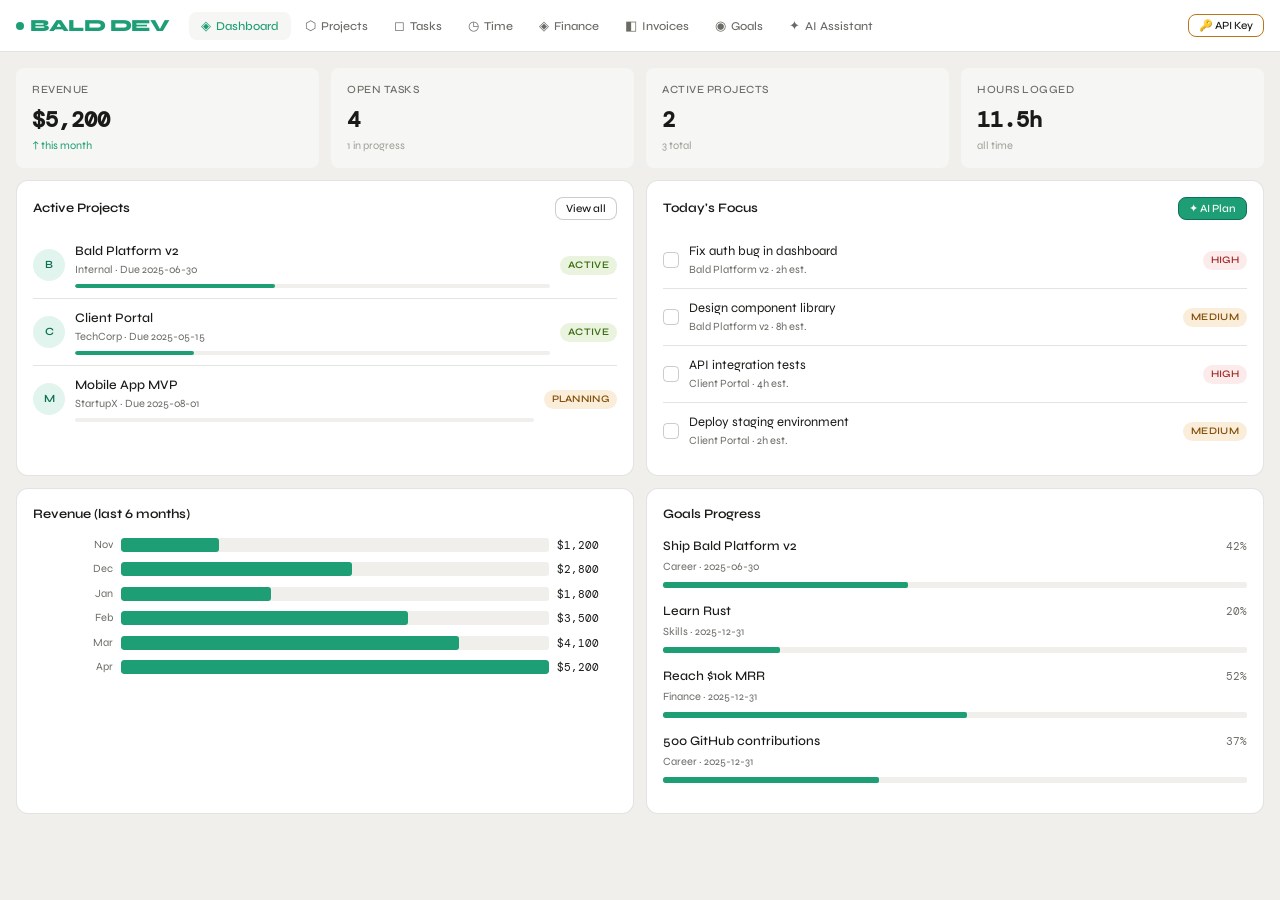
<file: index.html>
<!DOCTYPE html>
<html lang="en">
<head>
  <meta charset="UTF-8">
  <meta name="viewport" content="width=device-width, initial-scale=1.0">
  <title>Bald Dev CRM</title>
  <link rel="preconnect" href="https://fonts.googleapis.com">
  <link rel="preconnect" href="https://fonts.gstatic.com" crossorigin>
  <link href="https://fonts.googleapis.com/css2?family=DM+Mono:ital,wght@0,300;0,400;0,500;1,400&family=Syne:wght@400;500;600;700;800&display=swap" rel="stylesheet">
  <style>
/* ============================================================
   BALD DEV CRM — styles.css
   ============================================================ */

@import url('https://fonts.googleapis.com/css2?family=DM+Mono:ital,wght@0,300;0,400;0,500;1,400&family=Syne:wght@400;500;600;700;800&display=swap');

*, *::before, *::after { box-sizing: border-box; margin: 0; padding: 0; }

:root {
  --bg:    #ffffff;
  --bg2:   #f6f6f4;
  --bg3:   #f0efec;
  --t1:    #1a1a18;
  --t2:    #6b6b66;
  --t3:    #9e9e98;
  --bd:    rgba(26,26,24,0.12);
  --bd2:   rgba(26,26,24,0.22);
  --acc:   #1D9E75;
  --acc2:  #0F6E56;
  --warn:  #BA7517;
  --danger:#A32D2D;
  --info:  #185FA5;
  --r:     8px;
  --rl:    12px;
}

@media (prefers-color-scheme: dark) {
  :root {
    --bg:   #1c1c1a;
    --bg2:  #242422;
    --bg3:  #2c2c2a;
    --t1:   #f0efe8;
    --t2:   #9e9d96;
    --t3:   #666660;
    --bd:   rgba(240,239,232,0.1);
    --bd2:  rgba(240,239,232,0.2);
  }
}

html, body {
  height: 100%;
  font-family: 'Syne', sans-serif;
  background: var(--bg3);
  color: var(--t1);
  font-size: 14px;
  line-height: 1.5;
}

/* ── Layout ── */
#crm-root {
  display: flex;
  flex-direction: column;
  min-height: 100vh;
  position: relative;
}

.topbar {
  background: var(--bg);
  border-bottom: 0.5px solid var(--bd);
  display: flex;
  align-items: center;
  gap: 0;
  padding: 0 16px;
  height: 52px;
  flex-shrink: 0;
  position: sticky;
  top: 0;
  z-index: 50;
}

.logo {
  font-family: 'Syne', sans-serif;
  font-weight: 800;
  font-size: 17px;
  letter-spacing: -0.5px;
  color: var(--acc);
  margin-right: 20px;
  display: flex;
  align-items: center;
  gap: 6px;
  flex-shrink: 0;
}
.logo-dot { width: 8px; height: 8px; background: var(--acc); border-radius: 50%; }

.nav-tabs { display: flex; gap: 2px; flex: 1; overflow-x: auto; scrollbar-width: none; }
.nav-tabs::-webkit-scrollbar { display: none; }

.nav-tab {
  font-family: 'Syne', sans-serif;
  font-size: 12px;
  font-weight: 500;
  padding: 6px 12px;
  border: none;
  background: transparent;
  color: var(--t2);
  cursor: pointer;
  border-radius: var(--r);
  white-space: nowrap;
  transition: all 0.15s;
  display: flex;
  align-items: center;
  gap: 5px;
}
.nav-tab:hover { background: var(--bg2); color: var(--t1); }
.nav-tab.active { background: var(--bg2); color: var(--acc); }
.nav-tab .icon { font-size: 13px; }

.content {
  flex: 1;
  padding: 16px;
  max-width: 1400px;
  width: 100%;
  margin: 0 auto;
}

/* ── Panels ── */
.panel { display: none; }
.panel.active { display: block; }

/* ── Grid ── */
.grid-2 { display: grid; grid-template-columns: repeat(2, minmax(0,1fr)); gap: 12px; margin-bottom: 12px; }
.grid-3 { display: grid; grid-template-columns: repeat(3, minmax(0,1fr)); gap: 12px; margin-bottom: 12px; }
.grid-4 { display: grid; grid-template-columns: repeat(4, minmax(0,1fr)); gap: 12px; margin-bottom: 12px; }

@media (max-width: 768px) {
  .grid-4 { grid-template-columns: repeat(2, minmax(0,1fr)); }
  .grid-3 { grid-template-columns: repeat(2, minmax(0,1fr)); }
  .grid-2 { grid-template-columns: 1fr; }
}
@media (max-width: 480px) {
  .grid-4 { grid-template-columns: 1fr 1fr; }
  .grid-3 { grid-template-columns: 1fr 1fr; }
}

/* ── Cards ── */
.card {
  background: var(--bg);
  border: 0.5px solid var(--bd);
  border-radius: var(--rl);
  padding: 16px;
}
.card-sm { padding: 12px 14px; }

/* ── Metric Cards ── */
.metric-card {
  background: var(--bg2);
  border-radius: var(--r);
  padding: 14px 16px;
}
.metric-label { font-size: 11px; color: var(--t2); font-weight: 500; text-transform: uppercase; letter-spacing: 0.5px; margin-bottom: 4px; }
.metric-val { font-size: 22px; font-weight: 700; font-family: 'DM Mono', monospace; color: var(--t1); }
.metric-sub { font-size: 11px; color: var(--t3); margin-top: 2px; }
.metric-up { color: var(--acc); }
.metric-down { color: var(--danger); }

/* ── Section Headers ── */
.section-header {
  display: flex;
  align-items: center;
  justify-content: space-between;
  margin-bottom: 12px;
}
.section-title { font-size: 13px; font-weight: 600; color: var(--t1); }

/* ── Buttons ── */
.btn {
  font-family: 'Syne', sans-serif;
  font-size: 12px;
  font-weight: 500;
  padding: 6px 14px;
  border-radius: var(--r);
  border: 0.5px solid var(--bd2);
  background: var(--bg);
  color: var(--t1);
  cursor: pointer;
  transition: all 0.15s;
  display: inline-flex;
  align-items: center;
  gap: 5px;
  text-decoration: none;
}
.btn:hover { background: var(--bg2); }
.btn:active { transform: scale(0.98); }
.btn-primary { background: var(--acc); color: #fff; border-color: var(--acc2); }
.btn-primary:hover { background: var(--acc2); }
.btn-sm { font-size: 11px; padding: 4px 10px; }
.btn-ghost { border-color: transparent; }
.btn-ghost:hover { border-color: var(--bd); }
.btn-danger { background: #FCEBEB; color: var(--danger); border-color: #F7C1C1; }
.btn-danger:hover { background: #F7C1C1; }

.quick-btn {
  flex-direction: column;
  padding: 14px;
  height: auto;
  text-align: center;
  justify-content: center;
}
.quick-icon { font-size: 20px; margin-bottom: 4px; display: block; }

/* ── Badges ── */
.badge {
  display: inline-flex;
  align-items: center;
  font-size: 10px;
  font-weight: 600;
  padding: 2px 8px;
  border-radius: 999px;
  text-transform: uppercase;
  letter-spacing: 0.3px;
  flex-shrink: 0;
}
.badge-green  { background: #EAF3DE; color: #3B6D11; }
.badge-amber  { background: #FAEEDA; color: #854F0B; }
.badge-red    { background: #FCEBEB; color: var(--danger); }
.badge-blue   { background: #E6F1FB; color: var(--info); }
.badge-gray   { background: var(--bg2); color: var(--t2); }
.badge-teal   { background: #E1F5EE; color: #0F6E56; }

.tag {
  display: inline-flex;
  align-items: center;
  font-size: 10px;
  font-weight: 500;
  padding: 1px 7px;
  border-radius: 4px;
  background: var(--bg3);
  color: var(--t2);
  border: 0.5px solid var(--bd);
}

/* ── Forms ── */
input[type=text], input[type=number], input[type=date],
input[type=email], input[type=password], textarea, select {
  font-family: 'Syne', sans-serif;
  font-size: 12px;
  padding: 7px 10px;
  border: 0.5px solid var(--bd2);
  border-radius: var(--r);
  background: var(--bg);
  color: var(--t1);
  width: 100%;
  outline: none;
  transition: border-color 0.15s;
}
input:focus, textarea:focus, select:focus { border-color: var(--acc); }
textarea { resize: vertical; min-height: 70px; }
label { font-size: 11px; font-weight: 500; color: var(--t2); display: block; margin-bottom: 4px; }
.form-row { margin-bottom: 10px; }
.form-2 { display: grid; grid-template-columns: 1fr 1fr; gap: 10px; }

/* ── List Items ── */
.list-item {
  display: flex;
  align-items: center;
  gap: 10px;
  padding: 10px 0;
  border-bottom: 0.5px solid var(--bd);
  font-size: 13px;
}
.list-item:last-child { border-bottom: none; }

/* ── Progress Bar ── */
.progress-bar { height: 4px; background: var(--bg3); border-radius: 2px; overflow: hidden; margin-top: 6px; }
.progress-fill { height: 100%; background: var(--acc); border-radius: 2px; transition: width 0.5s ease; }

/* ── Avatar ── */
.avatar {
  width: 32px; height: 32px;
  border-radius: 50%;
  background: var(--bg2);
  display: flex; align-items: center; justify-content: center;
  font-size: 11px; font-weight: 600;
  flex-shrink: 0;
  color: var(--t2);
}
.avatar-acc { background: #E1F5EE; color: #0F6E56; }

/* ── AI Box ── */
.ai-box {
  background: linear-gradient(135deg, #E1F5EE 0%, #E6F1FB 100%);
  border: 0.5px solid #9FE1CB;
  border-radius: var(--rl);
  padding: 14px 16px;
}
@media (prefers-color-scheme: dark) {
  .ai-box { background: linear-gradient(135deg, #0a2e22 0%, #0a1e35 100%); border-color: #0F6E56; }
}
.ai-thinking {
  font-size: 12px;
  color: var(--t2);
  font-style: italic;
  font-family: 'DM Mono', monospace;
  display: none;
  margin-top: 8px;
  animation: pulse 1.5s ease-in-out infinite;
}
@keyframes pulse { 0%,100%{opacity:1} 50%{opacity:0.4} }
.ai-response {
  font-size: 13px;
  line-height: 1.7;
  color: var(--t1);
  margin-top: 10px;
  display: none;
  white-space: pre-wrap;
}
.ai-input-row { display: flex; gap: 8px; }
.ai-input-row input { flex: 1; }

/* ── Timeline ── */
.timeline-dot {
  width: 8px; height: 8px;
  border-radius: 50%;
  background: var(--acc);
  flex-shrink: 0;
  margin-top: 4px;
}

/* ── Invoice Preview ── */
.invoice-preview {
  background: var(--bg);
  border: 0.5px solid var(--bd);
  border-radius: var(--rl);
  padding: 24px;
  font-family: 'DM Mono', monospace;
}

/* ── Divider ── */
.divider { height: 0.5px; background: var(--bd); margin: 12px 0; }

/* ── Task Checkbox ── */
.task-checkbox {
  width: 16px; height: 16px;
  border: 1.5px solid var(--bd2);
  border-radius: 4px;
  cursor: pointer;
  flex-shrink: 0;
  display: flex; align-items: center; justify-content: center;
  font-size: 10px;
  transition: all 0.15s;
  user-select: none;
}
.task-checkbox.done { background: var(--acc); border-color: var(--acc); color: #fff; }

/* ── Charts ── */
.chart-bar-wrap { display: flex; flex-direction: column; gap: 8px; }
.bar-row { display: flex; align-items: center; gap: 8px; font-size: 11px; }
.bar-label { width: 80px; color: var(--t2); text-align: right; flex-shrink: 0; }
.bar-outer { flex: 1; height: 14px; background: var(--bg3); border-radius: 3px; overflow: hidden; }
.bar-inner { height: 100%; border-radius: 3px; background: var(--acc); transition: width 0.6s ease; }
.bar-val { width: 60px; font-family: 'DM Mono', monospace; color: var(--t1); font-size: 11px; }

/* ── Scrollable ── */
.scrollable { max-height: 320px; overflow-y: auto; scrollbar-width: thin; }

/* ── Invoice Line ── */
.invoice-line { display: flex; gap: 8px; align-items: center; margin-bottom: 6px; }
.invoice-line input { flex: 1; }
.invoice-line .w1 { flex: 0.35; }

/* ── Modals ── */
.modal-backdrop {
  display: none;
  position: fixed;
  inset: 0;
  background: rgba(0,0,0,0.4);
  z-index: 200;
  align-items: center;
  justify-content: center;
  padding: 16px;
}
.modal-backdrop.open { display: flex; }
.modal {
  background: var(--bg);
  border-radius: var(--rl);
  padding: 20px;
  width: 100%;
  max-width: 460px;
  border: 0.5px solid var(--bd);
  max-height: 90vh;
  overflow-y: auto;
}
.modal-title { font-size: 15px; font-weight: 700; margin-bottom: 16px; }

/* ── Warning Box ── */
.warning-box {
  background: #FAEEDA;
  border: 0.5px solid #FAC775;
  border-radius: var(--r);
  padding: 10px 14px;
  font-size: 12px;
  color: #633806;
  margin-bottom: 12px;
}

/* ── Pill Row ── */
.pill-row { display: flex; flex-wrap: wrap; gap: 6px; margin-top: 8px; }

/* ── Print Styles ── */
@media print {
  .topbar, .section-header button, #modal-backdrop, #apikey-backdrop { display: none !important; }
  .content { padding: 0; }
  .invoice-preview { border: 1px solid #ccc; }
}

</style>
</head>
<body>
  <div id="crm-root">

    <!-- TOP BAR -->
    <div class="topbar">
      <div class="logo">
        <div class="logo-dot"></div>
        BALD DEV
      </div>
      <div class="nav-tabs">
        <button class="nav-tab active" onclick="switchTab('dashboard')"><span class="icon">◈</span> Dashboard</button>
        <button class="nav-tab" onclick="switchTab('projects')"><span class="icon">⬡</span> Projects</button>
        <button class="nav-tab" onclick="switchTab('tasks')"><span class="icon">◻</span> Tasks</button>
        <button class="nav-tab" onclick="switchTab('time')"><span class="icon">◷</span> Time</button>
        <button class="nav-tab" onclick="switchTab('finance')"><span class="icon">◈</span> Finance</button>
        <button class="nav-tab" onclick="switchTab('invoice')"><span class="icon">◧</span> Invoices</button>
        <button class="nav-tab" onclick="switchTab('goals')"><span class="icon">◉</span> Goals</button>
        <button class="nav-tab" onclick="switchTab('ai')"><span class="icon">✦</span> AI Assistant</button>
      </div>
      <button class="btn btn-sm" id="api-key-btn" onclick="openApiKeyModal()" title="Set Anthropic API Key">🔑 API Key</button>
    </div>

    <!-- MAIN CONTENT -->
    <div class="content">

      <!-- DASHBOARD -->
      <div id="panel-dashboard" class="panel active">
        <div class="grid-4" id="dash-metrics"></div>
        <div class="grid-2">
          <div class="card">
            <div class="section-header">
              <span class="section-title">Active Projects</span>
              <button class="btn btn-sm" onclick="switchTab('projects')">View all</button>
            </div>
            <div id="dash-projects"></div>
          </div>
          <div class="card">
            <div class="section-header">
              <span class="section-title">Today's Focus</span>
              <button class="btn btn-sm btn-primary" onclick="aiQuick('Give me a prioritized task plan for today based on my open tasks and projects')">✦ AI Plan</button>
            </div>
            <div id="dash-tasks"></div>
          </div>
        </div>
        <div class="grid-2">
          <div class="card">
            <div class="section-header"><span class="section-title">Revenue (last 6 months)</span></div>
            <div class="chart-bar-wrap" id="dash-chart"></div>
          </div>
          <div class="card">
            <div class="section-header"><span class="section-title">Goals Progress</span></div>
            <div id="dash-goals"></div>
          </div>
        </div>
      </div>

      <!-- PROJECTS -->
      <div id="panel-projects" class="panel">
        <div class="section-header">
          <span class="section-title">Projects</span>
          <button class="btn btn-primary" onclick="openModal('project')">+ New Project</button>
        </div>
        <div id="project-list" class="grid-2"></div>
      </div>

      <!-- TASKS -->
      <div id="panel-tasks" class="panel">
        <div class="section-header">
          <span class="section-title">Tasks</span>
          <div style="display:flex;gap:8px">
            <select id="task-filter" onchange="renderTasks()" style="width:160px">
              <option value="">All projects</option>
            </select>
            <button class="btn btn-primary" onclick="openModal('task')">+ New Task</button>
          </div>
        </div>
        <div class="card">
          <div id="task-list"></div>
        </div>
      </div>

      <!-- TIME -->
      <div id="panel-time" class="panel">
        <div class="grid-3">
          <div class="metric-card"><div class="metric-label">Today</div><div class="metric-val" id="time-today">0h</div></div>
          <div class="metric-card"><div class="metric-label">This Week</div><div class="metric-val" id="time-week">0h</div></div>
          <div class="metric-card"><div class="metric-label">Billable Est.</div><div class="metric-val" id="time-bill">$0</div></div>
        </div>
        <div class="grid-2">
          <div class="card">
            <div class="section-header"><span class="section-title">Log Time</span></div>
            <div class="form-row"><label>Project</label><select id="te-project"><option value="">Select project</option></select></div>
            <div class="form-2">
              <div class="form-row"><label>Duration (hours)</label><input type="number" id="te-hours" placeholder="1.5" step="0.25"></div>
              <div class="form-row"><label>Date</label><input type="date" id="te-date"></div>
            </div>
            <div class="form-row"><label>Notes</label><input type="text" id="te-notes" placeholder="What did you work on?"></div>
            <button class="btn btn-primary" style="width:100%" onclick="logTime()">Log Time Entry</button>
          </div>
          <div class="card">
            <div class="section-header"><span class="section-title">Recent Entries</span></div>
            <div id="time-entries" class="scrollable"></div>
          </div>
        </div>
        <div class="card" style="margin-top:0">
          <div class="section-header"><span class="section-title">Week Overview</span></div>
          <div id="time-chart" class="chart-bar-wrap"></div>
        </div>
      </div>

      <!-- FINANCE -->
      <div id="panel-finance" class="panel">
        <div class="grid-4" id="finance-metrics"></div>
        <div class="grid-2">
          <div class="card">
            <div class="section-header">
              <span class="section-title">Transactions</span>
              <button class="btn btn-primary btn-sm" onclick="openModal('txn')">+ Add</button>
            </div>
            <div id="txn-list" class="scrollable"></div>
          </div>
          <div class="card">
            <div class="section-header"><span class="section-title">Spending by Category</span></div>
            <div class="chart-bar-wrap" id="finance-chart"></div>
          </div>
        </div>
      </div>

      <!-- INVOICES -->
      <div id="panel-invoice" class="panel">
        <div class="grid-2">
          <div>
            <div class="section-header">
              <span class="section-title">Invoices</span>
              <button class="btn btn-primary" onclick="openModal('invoice')">+ New Invoice</button>
            </div>
            <div id="invoice-list" class="card scrollable"></div>
          </div>
          <div class="card">
            <div class="section-title" style="margin-bottom:12px">Preview</div>
            <div id="invoice-preview"></div>
            <div style="margin-top:12px">
              <button class="btn btn-primary btn-sm" onclick="printInvoice()">🖨️ Print / Save PDF</button>
            </div>
          </div>
        </div>
      </div>

      <!-- GOALS -->
      <div id="panel-goals" class="panel">
        <div class="section-header">
          <span class="section-title">Developer Goals @ Bald</span>
          <button class="btn btn-primary" onclick="openModal('goal')">+ New Goal</button>
        </div>
        <div id="goal-list" class="grid-2"></div>
      </div>

      <!-- AI ASSISTANT -->
      <div id="panel-ai" class="panel">
        <div class="section-header"><span class="section-title">✦ AI Assistant</span></div>
        <div id="no-key-warning" class="warning-box" style="display:none">
          ⚠️ No API key set. Click the <strong>🔑 API Key</strong> button in the top right to add your Anthropic API key and enable AI features.
        </div>
        <div class="ai-box" style="margin-bottom:12px">
          <div style="font-size:12px;font-weight:600;color:#0F6E56;margin-bottom:6px">Ask anything about your work</div>
          <div class="ai-input-row">
            <input type="text" id="ai-main-input" placeholder="How should I prioritize my tasks? Help me plan my week..." onkeydown="if(event.key==='Enter') askAI()">
            <button class="btn btn-primary" onclick="askAI()">Ask ✦</button>
          </div>
          <div class="ai-thinking" id="ai-thinking">Thinking...</div>
          <div class="ai-response" id="ai-response"></div>
        </div>
        <div class="grid-3">
          <button class="btn quick-btn" onclick="aiQuick('Give me a prioritized task plan for today based on my projects and open tasks')">
            <span class="quick-icon">◷</span><span>Plan my day</span>
          </button>
          <button class="btn quick-btn" onclick="aiQuick('Review my project progress and tell me what needs the most urgent attention')">
            <span class="quick-icon">⬡</span><span>Project review</span>
          </button>
          <button class="btn quick-btn" onclick="aiQuick('Give me a weekly time management strategy for a developer at Bald')">
            <span class="quick-icon">✦</span><span>Time strategy</span>
          </button>
          <button class="btn quick-btn" onclick="aiQuick('Help me break down my biggest active project into smaller, achievable tasks with estimates')">
            <span class="quick-icon">◈</span><span>Break down tasks</span>
          </button>
          <button class="btn quick-btn" onclick="aiQuick('What are the best practices for developer goal-setting and career growth at a startup?')">
            <span class="quick-icon">◉</span><span>Career growth tips</span>
          </button>
          <button class="btn quick-btn" onclick="aiQuick('Help me write a professional invoice follow-up message for an overdue invoice')">
            <span class="quick-icon">◧</span><span>Invoice help</span>
          </button>
        </div>
      </div>

    </div><!-- /content -->

    <!-- MODALS -->
    <div class="modal-backdrop" id="modal-backdrop">
      <div class="modal" id="modal-content"></div>
    </div>

    <!-- API KEY MODAL -->
    <div class="modal-backdrop" id="apikey-backdrop">
      <div class="modal">
        <div class="modal-title">🔑 Anthropic API Key</div>
        <p style="font-size:13px;color:var(--t2);margin-bottom:12px;line-height:1.6">
          Your API key is stored only in your browser's localStorage — it never leaves your device. Get yours at <a href="https://console.anthropic.com" target="_blank" style="color:var(--acc)">console.anthropic.com</a>.
        </p>
        <div class="form-row">
          <label>API Key</label>
          <input type="password" id="apikey-input" placeholder="sk-ant-...">
        </div>
        <div style="display:flex;gap:8px;margin-top:12px">
          <button class="btn btn-primary" style="flex:1" onclick="saveApiKey()">Save Key</button>
          <button class="btn btn-danger btn-sm" onclick="clearApiKey()">Clear</button>
          <button class="btn" onclick="closeApiKeyModal()">Cancel</button>
        </div>
      </div>
    </div>

  </div><!-- /crm-root -->

  <script>
/* ============================================================
   BALD DEV CRM — app.js
   ============================================================ */

// ── State ──────────────────────────────────────────────────
const STATE = {
  projects: [],
  tasks: [],
  time: [],
  transactions: [],
  invoices: [],
  goals: [],
  nextId: 1,
};

const DEFAULTS = {
  projects: [
    { id: 1, name: 'Bald Platform v2', client: 'Internal', status: 'active', priority: 'high', budget: 5000, spent: 2100, due: '2025-06-30', tags: ['React', 'Node'] },
    { id: 2, name: 'Client Portal', client: 'TechCorp', status: 'active', priority: 'medium', budget: 3200, spent: 800, due: '2025-05-15', tags: ['Vue', 'API'] },
    { id: 3, name: 'Mobile App MVP', client: 'StartupX', status: 'planning', priority: 'low', budget: 8000, spent: 0, due: '2025-08-01', tags: ['React Native'] },
  ],
  tasks: [
    { id: 2, title: 'Fix auth bug in dashboard', project: 1, priority: 'high', status: 'todo', due: '2025-04-18', est: 2 },
    { id: 3, title: 'Design component library', project: 1, priority: 'medium', status: 'inprogress', due: '2025-04-20', est: 8 },
    { id: 4, title: 'API integration tests', project: 2, priority: 'high', status: 'todo', due: '2025-04-17', est: 4 },
    { id: 5, title: 'Write project spec', project: 3, priority: 'low', status: 'done', due: '2025-04-16', est: 3 },
    { id: 6, title: 'Deploy staging environment', project: 2, priority: 'medium', status: 'todo', due: '2025-04-21', est: 2 },
  ],
  time: [
    { id: 7, project: 1, hours: 3, date: '2025-04-15', notes: 'Fixed routing issues' },
    { id: 8, project: 2, hours: 2, date: '2025-04-15', notes: 'API planning' },
    { id: 9, project: 1, hours: 4, date: '2025-04-14', notes: 'Component work' },
    { id: 10, project: 1, hours: 2.5, date: '2025-04-16', notes: 'Auth debugging' },
  ],
  transactions: [
    { id: 11, desc: 'TechCorp Invoice #001', amount: 3200, type: 'income', category: 'Freelance', date: '2025-04-10' },
    { id: 12, desc: 'GitHub Copilot', amount: -10, type: 'expense', category: 'Software', date: '2025-04-01' },
    { id: 13, desc: 'Cloud Hosting', amount: -45, type: 'expense', category: 'Infrastructure', date: '2025-04-05' },
    { id: 14, desc: 'Figma Pro', amount: -15, type: 'expense', category: 'Software', date: '2025-04-01' },
    { id: 15, desc: 'StartupX Advance', amount: 2000, type: 'income', category: 'Contract', date: '2025-04-12' },
  ],
  invoices: [
    { id: 'INV-001', client: 'TechCorp', amount: 3200, due: '2025-04-30', status: 'sent', items: [{ desc: 'Client Portal Development', qty: 16, rate: 200 }] },
    { id: 'INV-002', client: 'StartupX', amount: 2000, due: '2025-05-15', status: 'draft', items: [{ desc: 'Mobile App Consulting', qty: 10, rate: 200 }] },
  ],
  goals: [
    { id: 16, title: 'Ship Bald Platform v2', category: 'Career', target: 100, current: 42, deadline: '2025-06-30', notes: 'Core feature development phase' },
    { id: 17, title: 'Learn Rust', category: 'Skills', target: 100, current: 20, deadline: '2025-12-31', notes: 'Build one project in Rust' },
    { id: 18, title: 'Reach $10k MRR', category: 'Finance', target: 10000, current: 5200, deadline: '2025-12-31', notes: 'Through freelance + products' },
    { id: 19, title: '500 GitHub contributions', category: 'Career', target: 500, current: 187, deadline: '2025-12-31', notes: 'Daily commit habit' },
  ],
  nextId: 100,
};

// ── Persistence ────────────────────────────────────────────
function saveState() {
  try { localStorage.setItem('baldcrm_state', JSON.stringify(STATE)); } catch(e) {}
}

function loadState() {
  try {
    const saved = localStorage.getItem('baldcrm_state');
    if (saved) {
      const parsed = JSON.parse(saved);
      Object.assign(STATE, parsed);
    } else {
      Object.assign(STATE, JSON.parse(JSON.stringify(DEFAULTS)));
      saveState();
    }
  } catch(e) {
    Object.assign(STATE, JSON.parse(JSON.stringify(DEFAULTS)));
  }
}

// ── API Key ────────────────────────────────────────────────
function getApiKey() { return localStorage.getItem('baldcrm_apikey') || ''; }
function saveApiKey() {
  const key = document.getElementById('apikey-input').value.trim();
  if (key) { localStorage.setItem('baldcrm_apikey', key); }
  closeApiKeyModal();
  checkApiKey();
}
function clearApiKey() {
  localStorage.removeItem('baldcrm_apikey');
  document.getElementById('apikey-input').value = '';
  closeApiKeyModal();
  checkApiKey();
}
function openApiKeyModal() {
  document.getElementById('apikey-input').value = getApiKey();
  document.getElementById('apikey-backdrop').classList.add('open');
}
function closeApiKeyModal() { document.getElementById('apikey-backdrop').classList.remove('open'); }
function checkApiKey() {
  const warn = document.getElementById('no-key-warning');
  if (warn) warn.style.display = getApiKey() ? 'none' : 'block';
  const btn = document.getElementById('api-key-btn');
  if (btn) btn.style.borderColor = getApiKey() ? 'var(--acc)' : 'var(--warn)';
}

// ── Helpers ────────────────────────────────────────────────
function gid(id) { return document.getElementById(id); }
function getProject(id) { return STATE.projects.find(p => p.id === id); }

function statusBadge(s) {
  const m = { active:'badge-green', planning:'badge-amber', done:'badge-teal', archived:'badge-gray', sent:'badge-blue', draft:'badge-gray', paid:'badge-green', overdue:'badge-red' };
  return `<span class="badge ${m[s]||'badge-gray'}">${s}</span>`;
}
function priorityBadge(p) {
  const m = { high:'badge-red', medium:'badge-amber', low:'badge-gray' };
  return `<span class="badge ${m[p]||'badge-gray'}">${p}</span>`;
}

function today() { return new Date().toISOString().slice(0,10); }

// ── Tab Switching ──────────────────────────────────────────
function switchTab(name) {
  document.querySelectorAll('.panel').forEach(p => p.classList.remove('active'));
  document.querySelectorAll('.nav-tab').forEach(t => t.classList.remove('active'));
  gid('panel-' + name).classList.add('active');
  document.querySelectorAll('.nav-tab').forEach(t => {
    if (t.getAttribute('onclick') && t.getAttribute('onclick').includes("'" + name + "'")) {
      t.classList.add('active');
    }
  });
  renderAll();
  if (name === 'ai') checkApiKey();
}

// ── Dashboard ──────────────────────────────────────────────
function renderDashboard() {
  const income = STATE.transactions.filter(t => t.type === 'income').reduce((s,t) => s + t.amount, 0);
  const openTasks = STATE.tasks.filter(t => t.status !== 'done').length;
  const activeProjects = STATE.projects.filter(p => p.status === 'active').length;
  const totalHours = STATE.time.reduce((s,t) => s + t.hours, 0);

  gid('dash-metrics').innerHTML = `
    <div class="metric-card"><div class="metric-label">Revenue</div><div class="metric-val">$${income.toLocaleString()}</div><div class="metric-sub metric-up">↑ this month</div></div>
    <div class="metric-card"><div class="metric-label">Open Tasks</div><div class="metric-val">${openTasks}</div><div class="metric-sub">${STATE.tasks.filter(t=>t.status==='inprogress').length} in progress</div></div>
    <div class="metric-card"><div class="metric-label">Active Projects</div><div class="metric-val">${activeProjects}</div><div class="metric-sub">${STATE.projects.length} total</div></div>
    <div class="metric-card"><div class="metric-label">Hours Logged</div><div class="metric-val">${totalHours}h</div><div class="metric-sub">all time</div></div>
  `;

  gid('dash-projects').innerHTML = STATE.projects.slice(0,3).map(p => {
    const pct = p.budget > 0 ? Math.round((p.spent/p.budget)*100) : 0;
    return `<div class="list-item">
      <div class="avatar avatar-acc">${p.name.charAt(0)}</div>
      <div style="flex:1;min-width:0">
        <div style="font-size:13px;font-weight:500;white-space:nowrap;overflow:hidden;text-overflow:ellipsis">${p.name}</div>
        <div style="font-size:11px;color:var(--t2)">${p.client} · Due ${p.due}</div>
        <div class="progress-bar"><div class="progress-fill" style="width:${pct}%"></div></div>
      </div>
      ${statusBadge(p.status)}
    </div>`;
  }).join('') || '<div style="color:var(--t2);font-size:13px;padding:8px 0">No projects yet.</div>';

  const focusTasks = STATE.tasks.filter(t => t.status !== 'done').slice(0,4);
  gid('dash-tasks').innerHTML = focusTasks.map(t => {
    const p = getProject(t.project);
    return `<div class="list-item">
      <div class="task-checkbox ${t.status==='done'?'done':''}" onclick="toggleTask(${t.id})">${t.status==='done'?'✓':''}</div>
      <div style="flex:1;min-width:0">
        <div style="font-size:13px;${t.status==='done'?'text-decoration:line-through;color:var(--t3)':''};white-space:nowrap;overflow:hidden;text-overflow:ellipsis">${t.title}</div>
        <div style="font-size:11px;color:var(--t2)">${p?p.name:'?'} · ${t.est}h est.</div>
      </div>
      ${priorityBadge(t.priority)}
    </div>`;
  }).join('') || '<div style="color:var(--t2);font-size:13px;padding:8px 0">All done! 🎉</div>';

  const months = ['Nov','Dec','Jan','Feb','Mar','Apr'];
  const vals = [1200, 2800, 1800, 3500, 4100, income];
  const max = Math.max(...vals, 1);
  gid('dash-chart').innerHTML = months.map((m,i) => `
    <div class="bar-row">
      <div class="bar-label">${m}</div>
      <div class="bar-outer"><div class="bar-inner" style="width:${Math.round((vals[i]/max)*100)}%"></div></div>
      <div class="bar-val">$${vals[i].toLocaleString()}</div>
    </div>`).join('');

  gid('dash-goals').innerHTML = STATE.goals.slice(0,4).map(g => {
    const pct = Math.min(100, Math.round((g.current/g.target)*100));
    return `<div style="margin-bottom:14px">
      <div style="display:flex;justify-content:space-between;align-items:center;margin-bottom:3px">
        <span style="font-size:13px;font-weight:500">${g.title}</span>
        <span style="font-size:11px;font-family:'DM Mono',monospace;color:var(--t2)">${pct}%</span>
      </div>
      <div style="font-size:11px;color:var(--t2);margin-bottom:4px">${g.category} · ${g.deadline}</div>
      <div class="progress-bar" style="height:6px"><div class="progress-fill" style="width:${pct}%"></div></div>
    </div>`;
  }).join('') || '<div style="color:var(--t2);font-size:13px">No goals yet.</div>';
}

// ── Projects ───────────────────────────────────────────────
function renderProjects() {
  gid('project-list').innerHTML = STATE.projects.map(p => {
    const pct = p.budget > 0 ? Math.round((p.spent/p.budget)*100) : 0;
    const projectTasks = STATE.tasks.filter(t => t.project === p.id);
    const doneTasks = projectTasks.filter(t => t.status === 'done').length;
    return `<div class="card card-sm">
      <div style="display:flex;justify-content:space-between;align-items:flex-start;margin-bottom:10px">
        <div style="min-width:0;flex:1;margin-right:8px">
          <div style="font-size:14px;font-weight:600;margin-bottom:3px">${p.name}</div>
          <div style="font-size:11px;color:var(--t2)">${p.client}</div>
        </div>
        <div style="display:flex;gap:4px;align-items:center;flex-shrink:0">
          ${statusBadge(p.status)}
          ${priorityBadge(p.priority)}
        </div>
      </div>
      <div class="pill-row" style="margin-top:0;margin-bottom:10px">
        ${p.tags.map(t=>`<span class="tag">${t}</span>`).join('')}
      </div>
      <div class="divider"></div>
      <div style="display:flex;justify-content:space-between;font-size:12px;color:var(--t2);margin-bottom:8px;margin-top:8px">
        <span>Budget: <b style="color:var(--t1)">$${p.budget.toLocaleString()}</b></span>
        <span>Due: <b style="color:var(--t1)">${p.due}</b></span>
      </div>
      <div style="display:flex;justify-content:space-between;font-size:11px;color:var(--t2);margin-bottom:4px">
        <span>$${p.spent.toLocaleString()} spent · ${doneTasks}/${projectTasks.length} tasks done</span>
        <span>${pct}%</span>
      </div>
      <div class="progress-bar"><div class="progress-fill" style="width:${pct}%"></div></div>
      <div style="display:flex;gap:6px;margin-top:12px;flex-wrap:wrap">
        <button class="btn btn-sm btn-ghost" onclick="aiQuick('Give me a project plan and risk assessment for: ${p.name.replace(/'/g,"\\'")}. Budget $${p.budget}, due ${p.due}, tech stack: ${p.tags.join(", ")}')">✦ AI Plan</button>
        <button class="btn btn-sm btn-ghost" onclick="openEditProject(${p.id})">Edit</button>
        <button class="btn btn-sm btn-danger" onclick="deleteProject(${p.id})">Delete</button>
      </div>
    </div>`;
  }).join('') || '<div class="card" style="color:var(--t2);font-size:13px;text-align:center;padding:32px">No projects yet. Create your first one!</div>';
}

function deleteProject(id) {
  if (!confirm('Delete this project?')) return;
  STATE.projects = STATE.projects.filter(p => p.id !== id);
  saveState(); renderProjects(); renderDashboard();
}

function openEditProject(id) {
  const p = STATE.projects.find(pr => pr.id === id);
  if (!p) return;
  const content = gid('modal-content');
  content.innerHTML = `
    <div class="modal-title">Edit Project</div>
    <div class="form-row"><label>Project Name</label><input type="text" id="m-pname" value="${p.name}"></div>
    <div class="form-2">
      <div class="form-row"><label>Client</label><input type="text" id="m-client" value="${p.client}"></div>
      <div class="form-row"><label>Status</label>
        <select id="m-status">
          ${['active','planning','archived'].map(s=>`<option ${p.status===s?'selected':''}>${s}</option>`).join('')}
        </select>
      </div>
    </div>
    <div class="form-2">
      <div class="form-row"><label>Budget ($)</label><input type="number" id="m-budget" value="${p.budget}"></div>
      <div class="form-row"><label>Spent ($)</label><input type="number" id="m-spent" value="${p.spent}"></div>
    </div>
    <div class="form-2">
      <div class="form-row"><label>Due Date</label><input type="date" id="m-due" value="${p.due}"></div>
      <div class="form-row"><label>Priority</label>
        <select id="m-priority">
          ${['high','medium','low'].map(s=>`<option ${p.priority===s?'selected':''}>${s}</option>`).join('')}
        </select>
      </div>
    </div>
    <div class="form-row"><label>Tags (comma separated)</label><input type="text" id="m-tags" value="${p.tags.join(', ')}"></div>
    <div style="display:flex;gap:8px;margin-top:12px">
      <button class="btn btn-primary" style="flex:1" onclick="updateProject(${id})">Save Changes</button>
      <button class="btn" onclick="closeModal()">Cancel</button>
    </div>`;
  gid('modal-backdrop').classList.add('open');
}

function updateProject(id) {
  const p = STATE.projects.find(pr => pr.id === id);
  if (!p) return;
  p.name = gid('m-pname').value || p.name;
  p.client = gid('m-client').value || p.client;
  p.status = gid('m-status').value;
  p.priority = gid('m-priority').value;
  p.budget = parseFloat(gid('m-budget').value) || 0;
  p.spent = parseFloat(gid('m-spent').value) || 0;
  p.due = gid('m-due').value || p.due;
  p.tags = gid('m-tags').value.split(',').map(t=>t.trim()).filter(Boolean);
  saveState(); closeModal(); renderProjects(); renderDashboard();
}

// ── Tasks ──────────────────────────────────────────────────
function renderTasks() {
  const filterEl = gid('task-filter');
  if (filterEl) {
    const current = filterEl.value;
    filterEl.innerHTML = '<option value="">All projects</option>' +
      STATE.projects.map(p => `<option value="${p.id}" ${current==p.id?'selected':''}>${p.name}</option>`).join('');
  }

  const filterVal = filterEl ? parseInt(filterEl.value) : 0;
  let tasks = filterVal ? STATE.tasks.filter(t => t.project === filterVal) : STATE.tasks;

  const groups = [['todo','To Do'],['inprogress','In Progress'],['done','Done']];
  let html = '';
  for (const [key, label] of groups) {
    const group = tasks.filter(t => t.status === key);
    if (!group.length) continue;
    html += `<div style="margin-bottom:12px">
      <div style="font-size:11px;font-weight:600;color:var(--t2);text-transform:uppercase;letter-spacing:0.5px;padding:6px 0;border-bottom:0.5px solid var(--bd);margin-bottom:6px">${label} (${group.length})</div>`;
    html += group.map(t => {
      const p = getProject(t.project);
      return `<div class="list-item">
        <div class="task-checkbox ${t.status==='done'?'done':''}" onclick="toggleTask(${t.id})">${t.status==='done'?'✓':''}</div>
        <div style="flex:1;min-width:0">
          <div style="font-size:13px;font-weight:500;${t.status==='done'?'text-decoration:line-through;color:var(--t3)':''};white-space:nowrap;overflow:hidden;text-overflow:ellipsis">${t.title}</div>
          <div style="font-size:11px;color:var(--t2)">${p?p.name:'?'} · ${t.est}h · Due ${t.due}</div>
        </div>
        <div style="display:flex;gap:4px;align-items:center;flex-shrink:0">
          ${priorityBadge(t.priority)}
          <button class="btn btn-sm btn-ghost" onclick="deleteTask(${t.id})" style="padding:3px 6px;font-size:12px">✕</button>
        </div>
      </div>`;
    }).join('');
    html += '</div>';
  }
  gid('task-list').innerHTML = html || '<div style="color:var(--t2);font-size:13px;padding:16px;text-align:center">No tasks yet.</div>';
}

function toggleTask(id) {
  const t = STATE.tasks.find(t => t.id === id);
  if (!t) return;
  const cycle = { todo: 'inprogress', inprogress: 'done', done: 'todo' };
  t.status = cycle[t.status] || 'todo';
  saveState(); renderTasks(); renderDashboard();
}

function deleteTask(id) {
  STATE.tasks = STATE.tasks.filter(t => t.id !== id);
  saveState(); renderTasks(); renderDashboard();
}

// ── Time ───────────────────────────────────────────────────
function renderTime() {
  const todayStr = today();
  const todayH = STATE.time.filter(t => t.date === todayStr).reduce((s,t) => s+t.hours, 0);
  const weekH = STATE.time.reduce((s,t) => s+t.hours, 0);
  gid('time-today').textContent = todayH + 'h';
  gid('time-week').textContent = weekH + 'h';
  gid('time-bill').textContent = '$' + Math.round(weekH * 150).toLocaleString();

  const sel = gid('te-project');
  if (sel) {
    const cur = sel.value;
    sel.innerHTML = '<option value="">Select project</option>' +
      STATE.projects.map(p => `<option value="${p.id}" ${cur==p.id?'selected':''}>${p.name}</option>`).join('');
  }

  gid('time-entries').innerHTML = STATE.time.slice().reverse().map(t => {
    const p = getProject(parseInt(t.project));
    return `<div class="list-item">
      <div class="timeline-dot"></div>
      <div style="flex:1;min-width:0">
        <div style="font-size:13px;font-weight:500">${t.notes || 'No notes'}</div>
        <div style="font-size:11px;color:var(--t2)">${p?p.name:'?'} · ${t.date}</div>
      </div>
      <div style="display:flex;align-items:center;gap:6px;flex-shrink:0">
        <div style="font-family:'DM Mono',monospace;font-size:12px;font-weight:500">${t.hours}h</div>
        <button class="btn btn-sm btn-ghost" onclick="deleteTimeEntry(${t.id})" style="padding:2px 6px">✕</button>
      </div>
    </div>`;
  }).join('') || '<div style="color:var(--t2);font-size:13px;padding:8px 0">No time logged yet.</div>';

  const days = ['Mon','Tue','Wed','Thu','Fri','Sat','Sun'];
  const dayH = [6, 7.5, 5, 4.5, todayH, 1, 0];
  const maxH = Math.max(...dayH, 1);
  gid('time-chart').innerHTML = days.map((d,i) => `
    <div class="bar-row">
      <div class="bar-label">${d}</div>
      <div class="bar-outer"><div class="bar-inner" style="width:${Math.round((dayH[i]/maxH)*100)}%"></div></div>
      <div class="bar-val">${dayH[i]}h</div>
    </div>`).join('');
}

function logTime() {
  const proj = gid('te-project').value;
  const hours = parseFloat(gid('te-hours').value);
  const date = gid('te-date').value || today();
  const notes = gid('te-notes').value.trim();
  if (!proj || !hours || hours <= 0) { alert('Please select a project and enter valid hours.'); return; }
  STATE.time.push({ id: STATE.nextId++, project: parseInt(proj), hours, date, notes });
  gid('te-hours').value = '';
  gid('te-notes').value = '';
  saveState(); renderTime();
}

function deleteTimeEntry(id) {
  STATE.time = STATE.time.filter(t => t.id !== id);
  saveState(); renderTime();
}

// ── Finance ────────────────────────────────────────────────
function renderFinance() {
  const income = STATE.transactions.filter(t=>t.type==='income').reduce((s,t)=>s+t.amount,0);
  const expenses = Math.abs(STATE.transactions.filter(t=>t.type==='expense').reduce((s,t)=>s+t.amount,0));
  const net = income - expenses;
  const invoicedTotal = STATE.invoices.reduce((s,i)=>s+i.amount,0);

  gid('finance-metrics').innerHTML = `
    <div class="metric-card"><div class="metric-label">Income</div><div class="metric-val metric-up">$${income.toLocaleString()}</div></div>
    <div class="metric-card"><div class="metric-label">Expenses</div><div class="metric-val metric-down">$${expenses.toLocaleString()}</div></div>
    <div class="metric-card"><div class="metric-label">Net</div><div class="metric-val">$${net.toLocaleString()}</div></div>
    <div class="metric-card"><div class="metric-label">Invoiced</div><div class="metric-val">$${invoicedTotal.toLocaleString()}</div></div>
  `;

  gid('txn-list').innerHTML = STATE.transactions.slice().reverse().map(t => {
    const isIncome = t.type === 'income';
    return `<div class="list-item">
      <div class="avatar" style="${isIncome ? 'background:#EAF3DE;color:#3B6D11' : 'background:#FCEBEB;color:#A32D2D'}">${isIncome?'↑':'↓'}</div>
      <div style="flex:1;min-width:0">
        <div style="font-size:13px;font-weight:500;white-space:nowrap;overflow:hidden;text-overflow:ellipsis">${t.desc}</div>
        <div style="font-size:11px;color:var(--t2)">${t.category} · ${t.date}</div>
      </div>
      <div style="display:flex;align-items:center;gap:6px;flex-shrink:0">
        <div style="font-family:'DM Mono',monospace;font-size:13px;font-weight:600;color:${isIncome?'#3B6D11':'#A32D2D'}">${isIncome?'+':'-'}$${Math.abs(t.amount).toLocaleString()}</div>
        <button class="btn btn-sm btn-ghost" onclick="deleteTxn(${t.id})" style="padding:2px 6px">✕</button>
      </div>
    </div>`;
  }).join('') || '<div style="color:var(--t2);font-size:13px;padding:8px 0">No transactions yet.</div>';

  const cats = {};
  STATE.transactions.filter(t=>t.type==='expense').forEach(t => {
    cats[t.category] = (cats[t.category]||0) + Math.abs(t.amount);
  });
  const maxCat = Math.max(...Object.values(cats), 1);
  gid('finance-chart').innerHTML = Object.entries(cats).map(([cat,val]) => `
    <div class="bar-row">
      <div class="bar-label">${cat}</div>
      <div class="bar-outer"><div class="bar-inner" style="width:${Math.round((val/maxCat)*100)}%;background:var(--warn)"></div></div>
      <div class="bar-val">$${val}</div>
    </div>`).join('') || '<div style="color:var(--t2);font-size:13px">No expenses yet.</div>';
}

function deleteTxn(id) {
  STATE.transactions = STATE.transactions.filter(t => t.id !== id);
  saveState(); renderFinance();
}

// ── Invoices ───────────────────────────────────────────────
function renderInvoices() {
  gid('invoice-list').innerHTML = STATE.invoices.map(inv => `
    <div class="list-item" onclick="previewInvoice('${inv.id}')" style="cursor:pointer">
      <div class="avatar avatar-acc">${inv.client.charAt(0)}</div>
      <div style="flex:1;min-width:0">
        <div style="font-size:13px;font-weight:600">${inv.id} · ${inv.client}</div>
        <div style="font-size:11px;color:var(--t2)">Due ${inv.due}</div>
      </div>
      <div style="text-align:right;flex-shrink:0">
        <div style="font-family:'DM Mono',monospace;font-size:13px;font-weight:700">$${inv.amount.toLocaleString()}</div>
        ${statusBadge(inv.status)}
      </div>
    </div>`).join('') || '<div style="color:var(--t2);font-size:13px;padding:16px">No invoices yet.</div>';

  if (STATE.invoices.length > 0) previewInvoice(STATE.invoices[0].id);
}

function previewInvoice(invId) {
  const inv = STATE.invoices.find(i => i.id === invId);
  if (!inv) return;
  gid('invoice-preview').innerHTML = `
    <div class="invoice-preview" id="print-area">
      <div style="display:flex;justify-content:space-between;align-items:flex-start;margin-bottom:24px">
        <div>
          <div style="font-size:22px;font-weight:800;font-family:'Syne',sans-serif;color:var(--acc)">BALD DEV</div>
          <div style="font-size:11px;color:var(--t2);margin-top:2px">developer@bald.dev</div>
          <div style="font-size:11px;color:var(--t2)">bald.dev</div>
        </div>
        <div style="text-align:right">
          <div style="font-size:20px;font-weight:700;font-family:'Syne',sans-serif">${inv.id}</div>
          ${statusBadge(inv.status)}
        </div>
      </div>
      <div style="display:grid;grid-template-columns:1fr 1fr;gap:16px;margin-bottom:20px;font-size:12px">
        <div><div style="color:var(--t2);margin-bottom:4px;font-size:10px;text-transform:uppercase;letter-spacing:0.5px">Bill to</div><div style="font-weight:600;font-size:14px">${inv.client}</div></div>
        <div style="text-align:right"><div style="color:var(--t2);margin-bottom:4px;font-size:10px;text-transform:uppercase;letter-spacing:0.5px">Due date</div><div style="font-weight:600;font-size:14px">${inv.due}</div></div>
      </div>
      <div class="divider"></div>
      <div style="font-size:10px;font-weight:600;color:var(--t2);display:grid;grid-template-columns:2fr 1fr 1fr 1fr;gap:8px;padding:8px 0;text-transform:uppercase;letter-spacing:0.5px">
        <span>Description</span><span style="text-align:right">Qty / Hrs</span><span style="text-align:right">Rate</span><span style="text-align:right">Total</span>
      </div>
      ${inv.items.map(item => `
        <div style="font-size:12px;display:grid;grid-template-columns:2fr 1fr 1fr 1fr;gap:8px;padding:8px 0;border-top:0.5px solid var(--bd)">
          <span>${item.desc}</span>
          <span style="text-align:right;font-family:'DM Mono',monospace">${item.qty}</span>
          <span style="text-align:right;font-family:'DM Mono',monospace">$${item.rate}</span>
          <span style="text-align:right;font-weight:600;font-family:'DM Mono',monospace">$${(item.qty*item.rate).toLocaleString()}</span>
        </div>`).join('')}
      <div class="divider"></div>
      <div style="display:flex;justify-content:flex-end;align-items:center;gap:16px">
        <span style="font-size:13px;color:var(--t2)">Total</span>
        <span style="font-size:20px;font-weight:800;font-family:'Syne',sans-serif">$${inv.amount.toLocaleString()}</span>
      </div>
      <div style="margin-top:20px;padding-top:16px;border-top:0.5px solid var(--bd);font-size:11px;color:var(--t2)">
        Thank you for your business. Payment due within 30 days.
      </div>
    </div>`;
}

function printInvoice() { window.print(); }

// ── Goals ──────────────────────────────────────────────────
function renderGoals() {
  const catColors = { Career:'badge-teal', Skills:'badge-blue', Finance:'badge-green', Health:'badge-amber', Personal:'badge-gray' };
  gid('goal-list').innerHTML = STATE.goals.map(g => {
    const pct = Math.min(100, Math.round((g.current/g.target)*100));
    return `<div class="card">
      <div style="display:flex;justify-content:space-between;align-items:flex-start;margin-bottom:8px">
        <div style="font-size:14px;font-weight:600;flex:1;margin-right:8px">${g.title}</div>
        <span class="badge ${catColors[g.category]||'badge-gray'}">${g.category}</span>
      </div>
      <div style="font-size:12px;color:var(--t2);margin-bottom:10px;line-height:1.5">${g.notes}</div>
      <div style="display:flex;justify-content:space-between;font-size:12px;margin-bottom:6px">
        <span style="color:var(--t2)">Progress</span>
        <span style="font-family:'DM Mono',monospace;font-weight:600">${g.current.toLocaleString()} / ${g.target.toLocaleString()}</span>
      </div>
      <div class="progress-bar" style="height:8px;margin-bottom:10px"><div class="progress-fill" style="width:${pct}%"></div></div>
      <div style="display:flex;justify-content:space-between;align-items:center;margin-bottom:10px">
        <span style="font-size:11px;color:var(--t2)">Deadline: ${g.deadline}</span>
        <span style="font-size:20px;font-weight:800;color:${pct>=100?'var(--acc)':'var(--t1)'}">${pct}%</span>
      </div>
      <div style="display:flex;gap:6px;flex-wrap:wrap">
        <button class="btn btn-sm btn-ghost" onclick="updateGoalProgress(${g.id})">Update Progress</button>
        <button class="btn btn-sm btn-ghost" onclick="aiQuick('Give me 5 actionable steps to achieve this developer goal: ${g.title.replace(/'/g,"\\'")}. Current progress: ${g.current}/${g.target}, deadline: ${g.deadline}')">✦ AI Tips</button>
        <button class="btn btn-sm btn-danger" onclick="deleteGoal(${g.id})">Delete</button>
      </div>
    </div>`;
  }).join('') || '<div class="card" style="color:var(--t2);font-size:13px;text-align:center;padding:32px">No goals yet. Set your first goal!</div>';
}

function updateGoalProgress(id) {
  const g = STATE.goals.find(g => g.id === id);
  if (!g) return;
  const val = prompt(`Update progress for "${g.title}"\nCurrent: ${g.current} / ${g.target}`, g.current);
  if (val !== null && !isNaN(parseFloat(val))) {
    g.current = Math.max(0, parseFloat(val));
    saveState(); renderGoals(); renderDashboard();
  }
}

function deleteGoal(id) {
  if (!confirm('Delete this goal?')) return;
  STATE.goals = STATE.goals.filter(g => g.id !== id);
  saveState(); renderGoals(); renderDashboard();
}

// ── Modals ─────────────────────────────────────────────────
let invoiceLineCount = 1;

function openModal(type) {
  const content = gid('modal-content');
  if (type === 'project') {
    content.innerHTML = `
      <div class="modal-title">New Project</div>
      <div class="form-row"><label>Project Name</label><input type="text" id="m-pname" placeholder="My awesome project"></div>
      <div class="form-2">
        <div class="form-row"><label>Client</label><input type="text" id="m-client" placeholder="Client name"></div>
        <div class="form-row"><label>Status</label><select id="m-status"><option>active</option><option>planning</option><option>archived</option></select></div>
      </div>
      <div class="form-2">
        <div class="form-row"><label>Budget ($)</label><input type="number" id="m-budget" placeholder="5000"></div>
        <div class="form-row"><label>Due Date</label><input type="date" id="m-due"></div>
      </div>
      <div class="form-row"><label>Priority</label><select id="m-priority"><option>high</option><option>medium</option><option>low</option></select></div>
      <div class="form-row"><label>Tags (comma separated)</label><input type="text" id="m-tags" placeholder="React, Node, API"></div>
      <div style="display:flex;gap:8px;margin-top:14px">
        <button class="btn btn-primary" style="flex:1" onclick="saveProject()">Create Project</button>
        <button class="btn" onclick="closeModal()">Cancel</button>
      </div>`;
  } else if (type === 'task') {
    content.innerHTML = `
      <div class="modal-title">New Task</div>
      <div class="form-row"><label>Task Title</label><input type="text" id="m-ttitle" placeholder="What needs to be done?"></div>
      <div class="form-row"><label>Project</label><select id="m-tproject">${STATE.projects.map(p=>`<option value="${p.id}">${p.name}</option>`).join('')}</select></div>
      <div class="form-2">
        <div class="form-row"><label>Priority</label><select id="m-tpriority"><option>high</option><option>medium</option><option>low</option></select></div>
        <div class="form-row"><label>Estimate (hours)</label><input type="number" id="m-test" placeholder="2" step="0.5"></div>
      </div>
      <div class="form-row"><label>Due Date</label><input type="date" id="m-tdue"></div>
      <div style="display:flex;gap:8px;margin-top:14px">
        <button class="btn btn-primary" style="flex:1" onclick="saveTask()">Create Task</button>
        <button class="btn" onclick="closeModal()">Cancel</button>
      </div>`;
  } else if (type === 'txn') {
    content.innerHTML = `
      <div class="modal-title">Add Transaction</div>
      <div class="form-row"><label>Description</label><input type="text" id="m-tdesc" placeholder="Invoice #003, Hosting bill..."></div>
      <div class="form-2">
        <div class="form-row"><label>Amount ($)</label><input type="number" id="m-tamount" placeholder="500"></div>
        <div class="form-row"><label>Type</label><select id="m-ttype"><option value="income">Income</option><option value="expense">Expense</option></select></div>
      </div>
      <div class="form-2">
        <div class="form-row"><label>Category</label><input type="text" id="m-tcat" placeholder="Freelance, Software..."></div>
        <div class="form-row"><label>Date</label><input type="date" id="m-tdate"></div>
      </div>
      <div style="display:flex;gap:8px;margin-top:14px">
        <button class="btn btn-primary" style="flex:1" onclick="saveTxn()">Add Transaction</button>
        <button class="btn" onclick="closeModal()">Cancel</button>
      </div>`;
  } else if (type === 'invoice') {
    invoiceLineCount = 1;
    content.innerHTML = `
      <div class="modal-title">New Invoice</div>
      <div class="form-2">
        <div class="form-row"><label>Client Name</label><input type="text" id="m-iclient" placeholder="Acme Corp"></div>
        <div class="form-row"><label>Due Date</label><input type="date" id="m-idue"></div>
      </div>
      <div style="font-size:11px;font-weight:600;color:var(--t2);margin-bottom:6px;text-transform:uppercase;letter-spacing:0.5px">Line Items</div>
      <div id="m-items">
        <div class="invoice-line">
          <input type="text" placeholder="Description of work" id="item-desc-0">
          <input type="number" placeholder="Qty" id="item-qty-0" class="w1" value="1">
          <input type="number" placeholder="Rate $" id="item-rate-0" class="w1" value="200">
        </div>
      </div>
      <button class="btn btn-sm btn-ghost" onclick="addInvoiceLine()" style="margin-bottom:12px;margin-top:4px">+ Add line</button>
      <div style="display:flex;gap:8px">
        <button class="btn btn-primary" style="flex:1" onclick="saveInvoice()">Generate Invoice</button>
        <button class="btn" onclick="closeModal()">Cancel</button>
      </div>`;
  } else if (type === 'goal') {
    content.innerHTML = `
      <div class="modal-title">New Goal</div>
      <div class="form-row"><label>Goal Title</label><input type="text" id="m-gtitle" placeholder="Ship product, learn skill..."></div>
      <div class="form-2">
        <div class="form-row"><label>Category</label><select id="m-gcat"><option>Career</option><option>Skills</option><option>Finance</option><option>Health</option><option>Personal</option></select></div>
        <div class="form-row"><label>Deadline</label><input type="date" id="m-gdeadline"></div>
      </div>
      <div class="form-2">
        <div class="form-row"><label>Target Value</label><input type="number" id="m-gtarget" placeholder="100"></div>
        <div class="form-row"><label>Current Value</label><input type="number" id="m-gcurrent" placeholder="0"></div>
      </div>
      <div class="form-row"><label>Notes</label><textarea id="m-gnotes" placeholder="Description or milestone notes..."></textarea></div>
      <div style="display:flex;gap:8px;margin-top:14px">
        <button class="btn btn-primary" style="flex:1" onclick="saveGoal()">Add Goal</button>
        <button class="btn" onclick="closeModal()">Cancel</button>
      </div>`;
  }
  gid('modal-backdrop').classList.add('open');
}

function addInvoiceLine() {
  const container = gid('m-items');
  const div = document.createElement('div');
  div.className = 'invoice-line';
  div.innerHTML = `
    <input type="text" placeholder="Description of work" id="item-desc-${invoiceLineCount}">
    <input type="number" placeholder="Qty" id="item-qty-${invoiceLineCount}" class="w1" value="1">
    <input type="number" placeholder="Rate $" id="item-rate-${invoiceLineCount}" class="w1" value="200">`;
  container.appendChild(div);
  invoiceLineCount++;
}

function closeModal() { gid('modal-backdrop').classList.remove('open'); invoiceLineCount = 1; }

function saveProject() {
  const name = gid('m-pname').value.trim();
  if (!name) { alert('Please enter a project name.'); return; }
  STATE.projects.push({
    id: STATE.nextId++,
    name,
    client: gid('m-client').value.trim() || 'Unknown',
    status: gid('m-status').value,
    priority: gid('m-priority').value,
    budget: parseFloat(gid('m-budget').value)||0,
    spent: 0,
    due: gid('m-due').value || '2025-12-31',
    tags: gid('m-tags').value.split(',').map(t=>t.trim()).filter(Boolean),
  });
  saveState(); closeModal(); renderProjects(); renderDashboard();
}

function saveTask() {
  const title = gid('m-ttitle').value.trim();
  if (!title) { alert('Please enter a task title.'); return; }
  if (!STATE.projects.length) { alert('Create a project first!'); return; }
  STATE.tasks.push({
    id: STATE.nextId++,
    title,
    project: parseInt(gid('m-tproject').value),
    priority: gid('m-tpriority').value,
    status: 'todo',
    due: gid('m-tdue').value || '2025-12-31',
    est: parseFloat(gid('m-test').value)||1,
  });
  saveState(); closeModal(); renderTasks(); renderDashboard();
}

function saveTxn() {
  const desc = gid('m-tdesc').value.trim();
  if (!desc) { alert('Please enter a description.'); return; }
  const type = gid('m-ttype').value;
  const amount = parseFloat(gid('m-tamount').value)||0;
  STATE.transactions.push({
    id: STATE.nextId++,
    desc,
    amount: type === 'expense' ? -amount : amount,
    type,
    category: gid('m-tcat').value.trim() || 'Other',
    date: gid('m-tdate').value || today(),
  });
  saveState(); closeModal(); renderFinance();
}

function saveInvoice() {
  const client = gid('m-iclient').value.trim();
  if (!client) { alert('Please enter a client name.'); return; }
  const items = [];
  let total = 0;
  for (let i = 0; i < invoiceLineCount; i++) {
    const descEl = gid('item-desc-' + i);
    const qtyEl = gid('item-qty-' + i);
    const rateEl = gid('item-rate-' + i);
    if (descEl && descEl.value.trim()) {
      const qty = parseFloat(qtyEl?.value)||0;
      const rate = parseFloat(rateEl?.value)||0;
      items.push({ desc: descEl.value.trim(), qty, rate });
      total += qty * rate;
    }
  }
  if (!items.length) { alert('Add at least one line item.'); return; }
  const num = STATE.invoices.length + 1;
  const invId = 'INV-' + String(num).padStart(3,'0');
  STATE.invoices.push({ id: invId, client, amount: total, due: gid('m-idue').value || '2025-12-31', status: 'draft', items });
  saveState(); closeModal(); renderInvoices(); switchTab('invoice');
}

function saveGoal() {
  const title = gid('m-gtitle').value.trim();
  if (!title) { alert('Please enter a goal title.'); return; }
  STATE.goals.push({
    id: STATE.nextId++,
    title,
    category: gid('m-gcat').value,
    target: parseFloat(gid('m-gtarget').value)||100,
    current: parseFloat(gid('m-gcurrent').value)||0,
    deadline: gid('m-gdeadline').value || '2025-12-31',
    notes: gid('m-gnotes').value.trim() || '',
  });
  saveState(); closeModal(); renderGoals(); renderDashboard();
}

// ── AI Assistant ───────────────────────────────────────────
function switchToAI(prompt) { switchTab('ai'); if (prompt) aiQuick(prompt); }
function openAiQuick() { switchTab('ai'); }

async function askAI() {
  const input = gid('ai-main-input');
  const question = input.value.trim();
  if (!question) return;
  await callAI(question);
  input.value = '';
}

async function aiQuick(prompt) {
  switchTab('ai');
  setTimeout(async () => {
    gid('ai-main-input').value = prompt;
    await callAI(prompt);
  }, 100);
}

async function callAI(userMsg) {
  const apiKey = getApiKey();
  const thinking = gid('ai-thinking');
  const response = gid('ai-response');

  if (!apiKey) {
    thinking.style.display = 'none';
    response.style.display = 'block';
    response.textContent = '⚠️ Please set your Anthropic API key using the 🔑 button in the top right corner.';
    return;
  }

  thinking.style.display = 'block';
  response.style.display = 'none';
  response.textContent = '';

  const context = `You are an AI assistant for a developer who works at Bald. You have access to their CRM data:

PROJECTS: ${JSON.stringify(STATE.projects.map(p=>({name:p.name,client:p.client,status:p.status,priority:p.priority,budget:'$'+p.budget,spent:'$'+p.spent,due:p.due,tags:p.tags})))}

OPEN TASKS: ${JSON.stringify(STATE.tasks.filter(t=>t.status!=='done').map(t=>({title:t.title,project:getProject(t.project)?.name||'?',priority:t.priority,estimate:t.est+'h',due:t.due,status:t.status})))}

GOALS: ${JSON.stringify(STATE.goals.map(g=>({title:g.title,category:g.category,progress:g.current+'/'+g.target+' ('+Math.round((g.current/g.target)*100)+'%)',deadline:g.deadline})))}

TIME LOGGED: ${STATE.time.reduce((s,t)=>s+t.hours,0)} total hours across ${STATE.time.length} entries

FINANCES: Income $${STATE.transactions.filter(t=>t.type==='income').reduce((s,t)=>s+t.amount,0).toLocaleString()}, Expenses $${Math.abs(STATE.transactions.filter(t=>t.type==='expense').reduce((s,t)=>s+t.amount,0)).toLocaleString()}, Invoiced $${STATE.invoices.reduce((s,i)=>s+i.amount,0).toLocaleString()}

Give practical, specific, actionable advice. Be concise but thorough. You know their real data — reference it specifically. Speak like a smart senior developer / tech lead. Use plain text, no markdown formatting.`;

  try {
    const res = await fetch('https://api.anthropic.com/v1/messages', {
      method: 'POST',
      headers: {
        'Content-Type': 'application/json',
        'x-api-key': apiKey,
        'anthropic-version': '2023-06-01',
        'anthropic-dangerous-direct-browser-access': 'true',
      },
      body: JSON.stringify({
        model: 'claude-opus-4-5',
        max_tokens: 1024,
        system: context,
        messages: [{ role: 'user', content: userMsg }],
      }),
    });

    if (!res.ok) {
      const err = await res.json().catch(()=>({error:{message:'Unknown error'}}));
      throw new Error(err.error?.message || `HTTP ${res.status}`);
    }

    const data = await res.json();
    thinking.style.display = 'none';
    response.style.display = 'block';
    const text = data.content?.map(b => b.text || '').join('') || 'No response.';
    response.textContent = text;
  } catch (e) {
    thinking.style.display = 'none';
    response.style.display = 'block';
    response.textContent = 'Error: ' + e.message + '\n\nMake sure your API key is correct and has sufficient credits.';
  }
}

// ── Event Listeners ────────────────────────────────────────
document.getElementById('modal-backdrop').addEventListener('click', function(e) {
  if (e.target === this) closeModal();
});
document.getElementById('apikey-backdrop').addEventListener('click', function(e) {
  if (e.target === this) closeApiKeyModal();
});
document.addEventListener('keydown', function(e) {
  if (e.key === 'Escape') { closeModal(); closeApiKeyModal(); }
});
document.getElementById('ai-main-input')?.addEventListener('keydown', function(e) {
  if (e.key === 'Enter') askAI();
});

// ── Render All ─────────────────────────────────────────────
function renderAll() {
  renderDashboard();
  renderProjects();
  renderTasks();
  renderTime();
  renderFinance();
  renderInvoices();
  renderGoals();
}

// ── Init ───────────────────────────────────────────────────
(function init() {
  loadState();
  const teDate = document.getElementById('te-date');
  if (teDate) teDate.value = today();
  checkApiKey();
  renderAll();
})();

</script>
</body>
</html>
</file>
